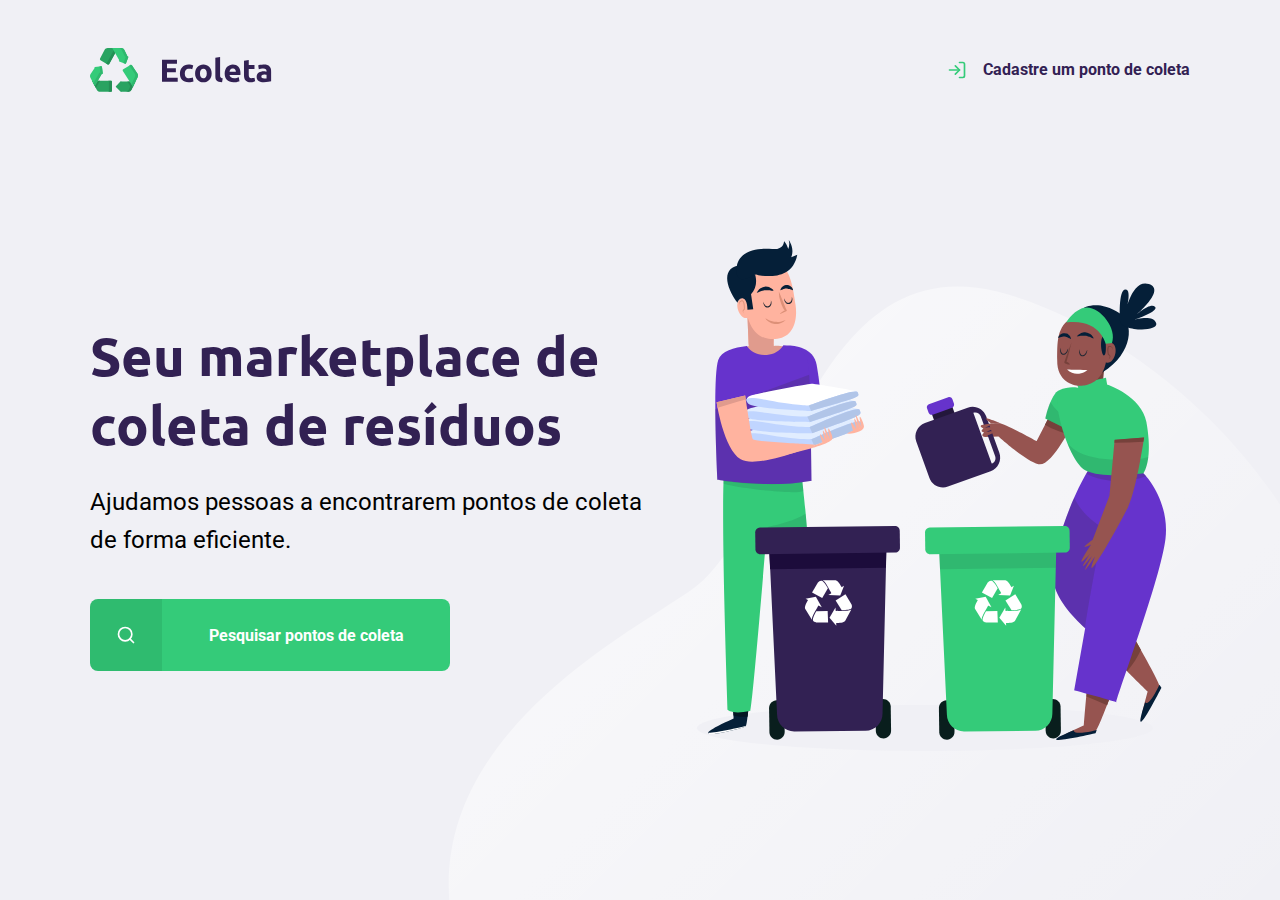
<file: index.html>
<!DOCTYPE html>
<html lang="pt_br">
<head>
  <meta charset="UTF-8">
  <meta name="viewport" content="width=device-width, initial-scale=1.0">
  <title>Ecoleta</title>

  <link href="https://fonts.googleapis.com/css2?family=Roboto&family=Ubuntu:wght@700&display=swap" rel="stylesheet">
  
  <link rel="stylesheet" href="styles/main.css">
  <link rel="stylesheet" href="styles/home.css">
  <link rel="stylesheet" href="styles/responsive.css">
</head>
<body>
  <div id="page-home">
    <div class="content">
      <header>
        <img src="/assets/logo.svg" alt="">
        <a href="#">
          <span></span>
          Cadastre um ponto de coleta</a>
      </header>
      <main>
        <h1>Seu marketplace de coleta de resíduos</h1>
    
        <p>Ajudamos pessoas a encontrarem pontos de coleta de forma eficiente.</p>
        
        <a href="#"><span></span><strong>Pesquisar pontos de coleta</strong></a>
      </main>
    </div>
  </div>  
</body>
</html>
</file>
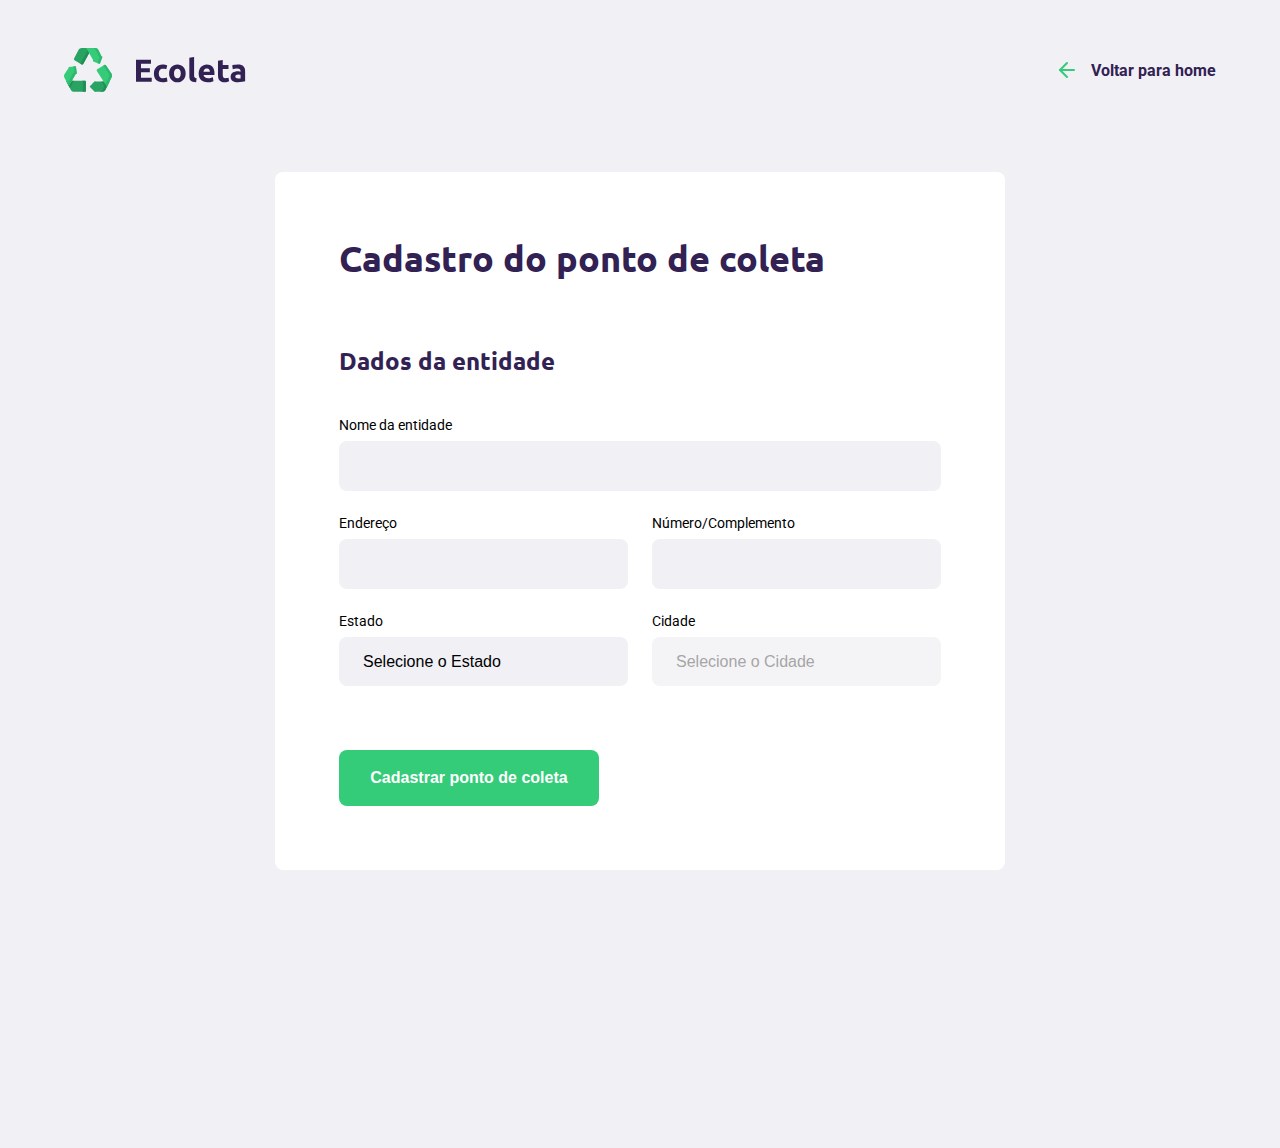
<file: create-point.html>
<!DOCTYPE html>
<html lang="pt_br">
<head>
  <meta charset="UTF-8">
  <meta name="viewport" content="width=device-width, initial-scale=1.0">
  <title>Criar um ponto de coleta</title>

  <link href="https://fonts.googleapis.com/css2?family=Roboto&family=Ubuntu:wght@700&display=swap" rel="stylesheet">
  
  <link rel="stylesheet" href="styles/main.css">
  <link rel="stylesheet" href="styles/create-point.css">
  <link rel="stylesheet" href="styles/responsive.css">
</head>
<body>
  <div id="page-create-point">
    <header>
      <img src="/assets/logo.svg" alt="">
      <a href="#">
        <span></span>
        Voltar para home</a>
    </header>
    <form action="">
      <h1>Cadastro do ponto de coleta</h1>

      <fieldset>
        <legend>
          <h2>Dados da entidade</h2>
        </legend>
        <div class="field">
          <label for="name">Nome da entidade</label>
          <input type="text" name="name">
        </div>
        <div class="field-group">
          <div class="field">
            <label for="addres">Endereço</label>
            <input type="text" name="addres">
          </div>
          <div class="field">
            <label for="addres2">Número/Complemento</label>
            <input type="text" name="addres2">
          </div>
        </div>
        <div class="field-group">
          <div class="field">
            <label for="state">Estado</label>
            <select name="uf">
              <option value="">Selecione o Estado</option>
            </select>
            <input type="hidden" name="state">
          </div>
          <div class="field">
            <label for="city">Cidade</label>
            <select name="city" disabled>
              <option value="">Selecione o Cidade</option>
            </select>
          </div>
        </div>
      </fieldset>

      <button type="submit">Cadastrar ponto de coleta</button>
    </form>
  </div>
  <script src="/scripts/create-point.js"></script>
</body>
</html>
</file>
<file: styles/main.css>
:root {
  --title-color: #322153;
  --primary-color: #34cb79;
}

* {
  margin: 0;
  padding: 0;
  box-sizing: border-box;
}

html {
  font-family: 'Roboto', sans-serif;
}

body {
  background: #f0f0f5;
  -webkit-font-smoothing: antialiased;
}

a {
  text-decoration: none;
}

h1, h2, h3, h4, h5, h6 {
  color: var(--title-color);
  font-family: 'Ubuntu', sans-serif;
}
</file>
<file: styles/home.css>
#page-home {
  height: 100vh;
  background: url('../assets/home-background.svg') no-repeat;
  background-position: 35vw bottom;
}

#page-home .content {
  width: 90%;
  max-width: 1100px;
  margin: 0 auto;
  height: 100%;
  display: flex;
  flex-direction: column;
}

#page-home header {
  margin-top: 48px;
  display: flex;
  align-items: center;
  justify-content: space-between;
}

#page-home header a {
  display: flex;
  color: var(--title-color);
  font-weight: 700;
}

#page-home header a span {
  display: flex;
  margin-right: 16px;
  background-image: url('../assets/log-in.svg');
  width: 20px;
  height: 20px;
}

#page-home main {
 max-width: 560px;
 flex: 1;
 display: flex;
 flex-direction: column;
 justify-content: center;
}

#page-home main h1 {
  font-size: 54px;
}

#page-home main p {
  font-size: 24px;
  line-height: 38px;
  margin-top: 24px;
}

#page-home main a {
  width: 100%;
  max-width: 360px;
  height: 72px;
  border-radius: 8px;
  display: flex;
  align-items: center;
  margin-top: 40px;
  background-color: var(--primary-color);
  transition: 400ms;
}

#page-home main a:hover {
  background-color: #2fb86e;
}

#page-home main a span {
  width: 72px;
  height: 72px;
  border-top-left-radius: 8px;
  border-bottom-left-radius: 8px;
  background-color: rgba(0, 0, 0, 0.08);
  display: flex;
  align-items: center;
  justify-content: center;
}

#page-home main a span::after {
  content: "";
  background-image: url(../assets/search.svg);
  width: 20px;
  height: 20px;
}

#page-home main a strong {
  flex: 1;
  color: white;
  text-align: center;
}
</file>
<file: styles/responsive.css>
@media (max-width: 900px) {
  #page-home {
    background-position-x: 70vw;
  }

  #page-home .content {
    align-items: center;
    text-align: center;
  }

  #page-home header a {
    position: absolute;
    bottom: 48px;
    left: 50%;
    transform: translateX(-50%);
  }

  #page-home main {
    align-items: center;
  }
}

@media (min-width: 1700px) {
  #page-home {
    background-position-x: 40vw;
  }
}

@media (max-height: 760px) {
  #page-home {
    background-position-y: 200px;
  }
}
</file>
<file: styles/create-point.css>
#page-create-point {
  width: 90%;
  height: 1100px;
  margin: 0 auto;
}

#page-create-point header {
  margin-top: 48px;
  display: flex;
  justify-content: space-between;
  align-items: center;
}

#page-create-point a {
  color: var(--title-color);
  font-weight: bold;
  display: flex;
  align-items: center;
}

#page-create-point a span {
  margin-right: 16px;
  background-image: url('../assets/arrow-left.svg');
  display: flex;
  width: 20px;
  height: 24PX;
}

form {
  background-color: white;
  padding: 64px;
  margin: 80px auto;
  border-radius: 8px;
  max-width: 730px;
}

form h1 {
  font-size: 36px;
}

form fieldset {
  margin-top: 64px;
  border: 0;
}

form legend {
  margin-bottom: 40px;
}

form legend h2 {
  font-size: 24px;
}

form .field {
  flex: 1;
  display: flex;
  flex-direction: column;
  margin-bottom: 24px;
}

form .field-group {
  display: flex;
   
}

form input, form select {
  background-color: #f0f0f5;
  border: 0;
  padding: 16px 24px;
  font-size: 16px;
  border-radius: 8px;
  /* outline: none; */
}

form select {
  -webkit-appearance: none;
  -moz-appearance: none;
  appearance: none;
}

form label {
  font-size: 14px;
  margin-bottom: 8px;
}

form .field-group .field + .field {
  margin-left: 24px;
}

form button {
  margin-top: 40px;
  width: 260px;
  height: 56px;
  background-color: var(--primary-color);
  border-radius: 8px;
  color: white;
  font-weight: bold;
  font-size: 16px;
  border: 0;
  transition: background-color 400ms;
}

form button:hover {
  background-color: #2fb86e;

}
</file>
